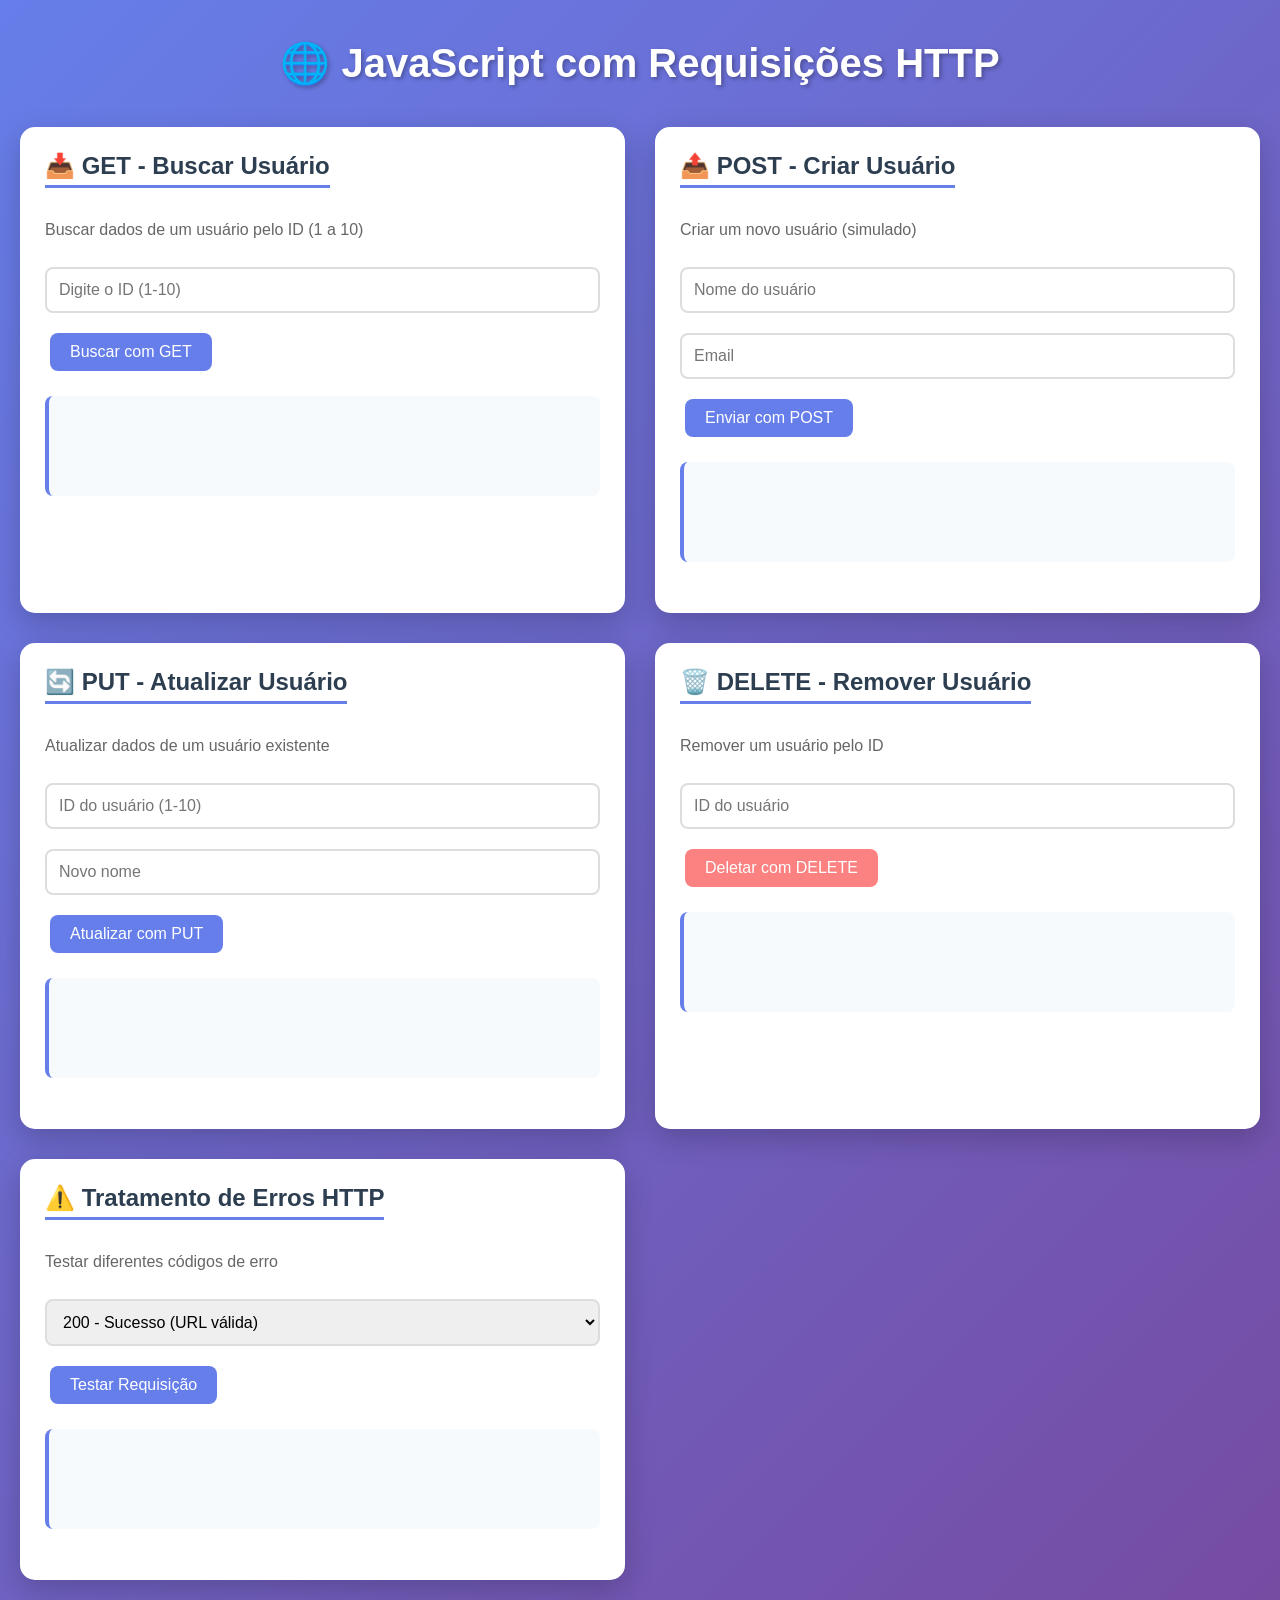
<file: exercicio-2/index.html>
<!DOCTYPE html>
<html lang="pt-br">
<head>
    <meta charset="UTF-8">
    <meta name="viewport" content="width=device-width, initial-scale=1.0">
    <title>JavaScript com API - GET, POST, PUT e Tratamento de Erros</title>
    <link rel="stylesheet" href="/exercicio-2/css/style.css">
</head>
<body>

    <h1>🌐 JavaScript com Requisições HTTP</h1>
    
    <div class="container">
        
        <!-- ============================================ -->
        <!-- EXERCÍCIO 1: REQUISIÇÃO GET (Buscar dados)   -->
        <!-- ============================================ -->
        <div class="card">
            <h2>📥 GET - Buscar Usuário</h2>
            <p>Buscar dados de um usuário pelo ID (1 a 10)</p>
            
            <input type="number" id="userId" class="input-text" placeholder="Digite o ID (1-10)" min="1" max="10">
            <button class="btn" onclick="buscarUsuario()">Buscar com GET</button>
            
            <div id="resultadoGet" class="resultado-box">
                <!-- Resultado aparecerá aqui -->
            </div>
            
            <!-- Status da requisição -->
            <div id="statusGet" class="status"></div>
        </div>

        <!-- ============================================ -->
        <!-- EXERCÍCIO 2: REQUISIÇÃO POST (Criar dados)   -->
        <!-- ============================================ -->
        <div class="card">
            <h2>📤 POST - Criar Usuário</h2>
            <p>Criar um novo usuário (simulado)</p>
            
            <input type="text" id="postNome" class="input-text" placeholder="Nome do usuário">
            <input type="text" id="postEmail" class="input-text" placeholder="Email">
            <button class="btn" onclick="criarUsuario()">Enviar com POST</button>
            
            <div id="resultadoPost" class="resultado-box">
                <!-- Resultado aparecerá aqui -->
            </div>
            <div id="statusPost" class="status"></div>
        </div>

        <!-- ============================================ -->
        <!-- EXERCÍCIO 3: REQUISIÇÃO PUT (Atualizar)      -->
        <!-- ============================================ -->
        <div class="card">
            <h2>🔄 PUT - Atualizar Usuário</h2>
            <p>Atualizar dados de um usuário existente</p>
            
            <input type="number" id="putId" class="input-text" placeholder="ID do usuário (1-10)">
            <input type="text" id="putNome" class="input-text" placeholder="Novo nome">
            <button class="btn" onclick="atualizarUsuario()">Atualizar com PUT</button>
            
            <div id="resultadoPut" class="resultado-box">
                <!-- Resultado aparecerá aqui -->
            </div>
            <div id="statusPut" class="status"></div>
        </div>

        <!-- ============================================ -->
        <!-- EXERCÍCIO 4: REQUISIÇÃO DELETE (Remover)     -->
        <!-- ============================================ -->
        <div class="card">
            <h2>🗑️ DELETE - Remover Usuário</h2>
            <p>Remover um usuário pelo ID</p>
            
            <input type="number" id="deleteId" class="input-text" placeholder="ID do usuário">
            <button class="btn btn-red" onclick="deletarUsuario()">Deletar com DELETE</button>
            
            <div id="resultadoDelete" class="resultado-box">
                <!-- Resultado aparecerá aqui -->
            </div>
            <div id="statusDelete" class="status"></div>
        </div>

        <!-- ============================================ -->
        <!-- EXERCÍCIO 5: TRATANDO ERROS (404, 500, etc)  -->
        <!-- ============================================ -->
        <div class="card">
            <h2>⚠️ Tratamento de Erros HTTP</h2>
            <p>Testar diferentes códigos de erro</p>
            
            <select id="errorType" class="input-text">
                <option value="200">200 - Sucesso (URL válida)</option>
                <option value="404">404 - Página Não Encontrada</option>
                <option value="500">500 - Erro Interno do Servidor</option>
                <option value="401">401 - Não Autorizado</option>
                <option value="403">403 - Acesso Proibido</option>
            </select>
            <button class="btn" onclick="testarErro()">Testar Requisição</button>
            
            <div id="resultadoErro" class="resultado-box">
                <!-- Resultado aparecerá aqui -->
            </div>
            <div id="statusErro" class="status"></div>
        </div>

    </div>

    <script src="/exercicio-2/js/script.js"></script>
</body>
</html>
</file>
<file: exercicio-2/css/style.css>
/* ============================================================
   RESET BÁSICO
   ============================================================ */
* {
    margin: 0;
    padding: 0;
    box-sizing: border-box;
}

/* ============================================================
   ESTILO DO CORPO DA PÁGINA
   ============================================================ */
body {
    font-family: 'Segoe UI', Tahoma, Geneva, Verdana, sans-serif;
    background: linear-gradient(135deg, #667eea 0%, #764ba2 100%);
    min-height: 100vh;
    padding: 40px 20px;
}

/* ============================================================
   TÍTULO PRINCIPAL
   ============================================================ */
h1 {
    text-align: center;
    color: white;
    font-size: 2.5rem;
    margin-bottom: 40px;
    text-shadow: 2px 2px 4px rgba(0,0,0,0.3);
}

/* ============================================================
   CONTAINER PRINCIPAL
   ============================================================ */
.container {
    max-width: 1400px;
    margin: 0 auto;
    display: grid;
    grid-template-columns: repeat(auto-fit, minmax(450px, 1fr));
    gap: 30px;
}

/* ============================================================
   CARDS DOS EXERCÍCIOS
   ============================================================ */
.card {
    background: white;
    border-radius: 15px;
    padding: 25px;
    box-shadow: 0 10px 30px rgba(0,0,0,0.2);
    transition: transform 0.3s ease;
}

.card:hover {
    transform: translateY(-5px);
}

.card h2 {
    color: #2c3e50;
    margin-bottom: 15px;
    font-size: 1.5rem;
    border-bottom: 3px solid #667eea;
    display: inline-block;
    padding-bottom: 5px;
}

.card p {
    color: #666;
    margin: 15px 0;
    line-height: 1.5;
}

/* ============================================================
   INPUTS
   ============================================================ */
.input-text {
    width: 100%;
    padding: 12px;
    margin: 10px 0;
    border: 2px solid #ddd;
    border-radius: 8px;
    font-size: 16px;
    transition: border-color 0.3s;
}

.input-text:focus {
    outline: none;
    border-color: #667eea;
}

/* ============================================================
   BOTÕES
   ============================================================ */
.btn {
    background: #667eea;
    color: white;
    border: none;
    padding: 10px 20px;
    border-radius: 8px;
    cursor: pointer;
    font-size: 16px;
    margin: 10px 5px;
    transition: all 0.3s;
}

.btn:hover {
    background: #5a67d8;
    transform: scale(1.05);
}

.btn-red {
    background: #fc8181;
}

.btn-red:hover {
    background: #e53e3e;
}

/* ============================================================
   CAIXAS DE RESULTADO
   ============================================================ */
.resultado-box {
    background: #f7fafc;
    border-radius: 8px;
    padding: 15px;
    margin-top: 15px;
    font-family: monospace;
    font-size: 14px;
    white-space: pre-wrap;
    word-break: break-all;
    min-height: 100px;
    border-left: 4px solid #667eea;
}

/* ============================================================
   STATUS DA REQUISIÇÃO
   ============================================================ */
.status {
    margin-top: 10px;
    padding: 8px;
    border-radius: 6px;
    font-size: 14px;
    font-weight: bold;
    text-align: center;
}

.status-success {
    background: #c6f6d5;
    color: #22543d;
}

.status-error {
    background: #fed7d7;
    color: #c53030;
}

.status-warning {
    background: #feebc8;
    color: #7c2d12;
}

/* ============================================================
   SELECT (dropdown)
   ============================================================ */
select.input-text {
    cursor: pointer;
}

/* ============================================================
   RESPONSIVIDADE
   ============================================================ */
@media (max-width: 768px) {
    .container {
        grid-template-columns: 1fr;
    }
    
    h1 {
        font-size: 1.8rem;
    }
    
    .card {
        padding: 20px;
    }
}
</file>
